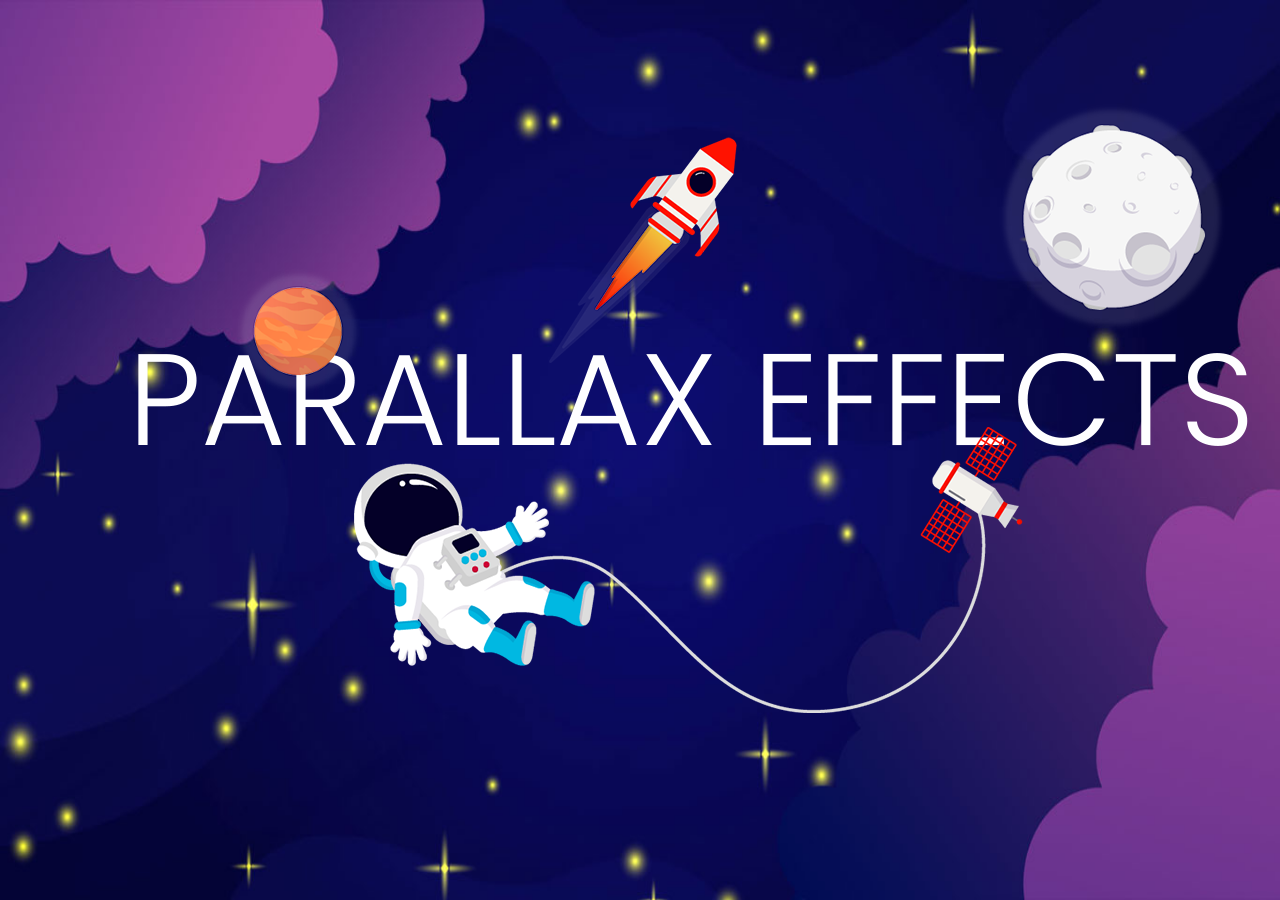
<file: Example-02/index.html>
<!doctype html>
<html>

<head>
	<meta charset="utf-8">
	<title>Parallax.js</title>
	<link rel="stylesheet" href="style.css">
	<script src="parallax.js"></script>
</head>

<body>
	<div class="container">
		<ul id="scene">
			<li class="layer" data-depth=".1"><img src="text.png"></li>
			<li class="layer" data-depth="1"><img src="planet1.png"></li>
			<li class="layer" data-depth="-1"><img src="planet2.png"></li>
			<li class="layer" data-depth="2"><img src="astronaut.png"></li>
			<li class="layer" data-depth="0.5"><img src="rocket.png"></li>
		</ul>
	</div>
	<script>
		var scene = document.getElementById('scene');
		var parallax = new Parallax(scene);
	</script>
</body>

</html>
</file>
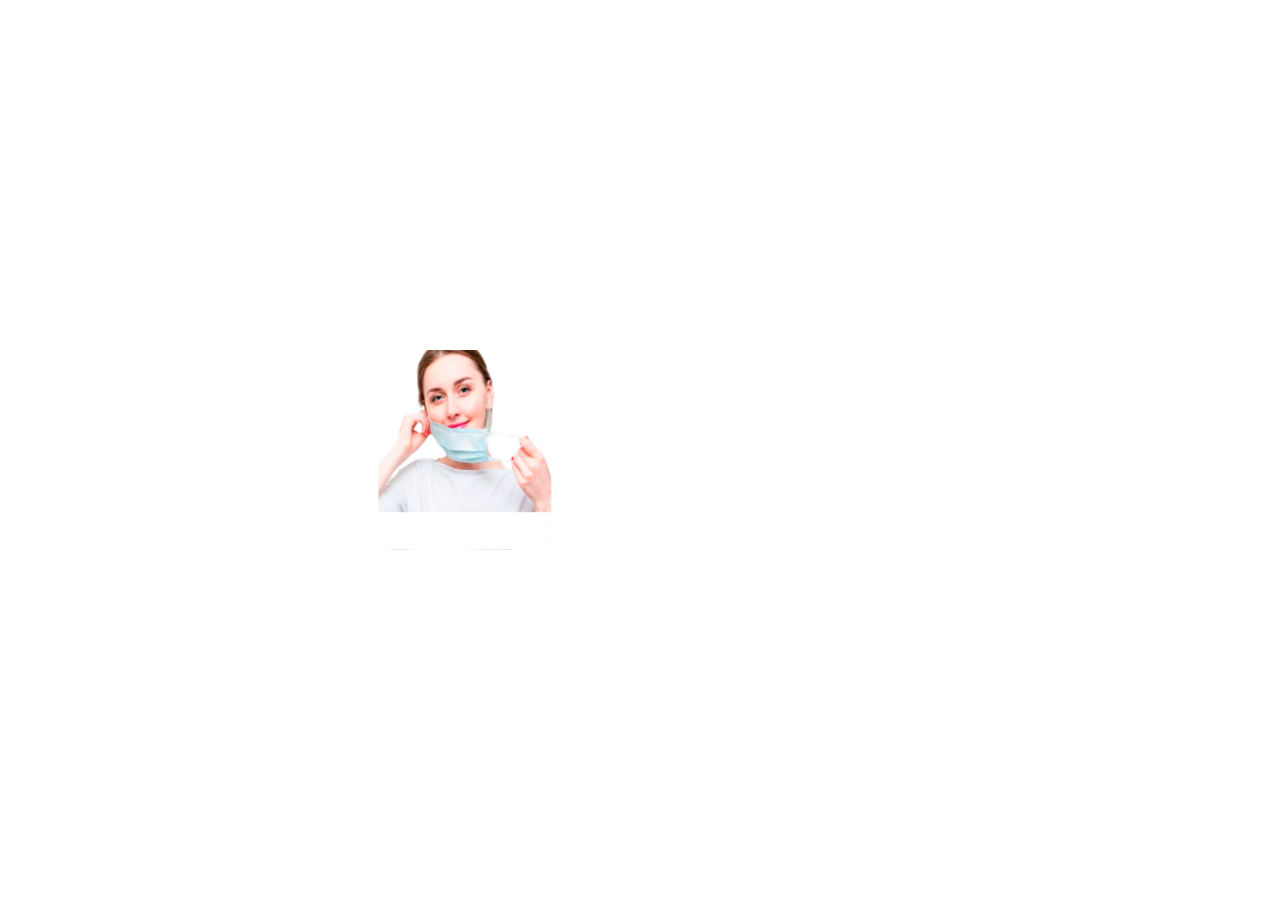
<file: SliderRotatorio/index.html>
<!DOCTYPE html>
<html lang="en">
<head>
    <meta charset="UTF-8">
    <meta name="viewport" content="width=device-width, initial-scale=1.0">
    <link rel="stylesheet" href="styles.css">
    <title>Document</title>
</head>
<body>
    <div class="slider">
        <span style="--i:1;"><img src="Imagenes/Imagen1.png" alt="1"></span>
        <span style="--i:2;"><img src="Imagenes/Imagen3.png" alt="2"></span>
        <span style="--i:3;"><img src="Imagenes/mascarillamodelo1.jpg" alt="3"></span>
    </div>
</body>
</html>
</file>
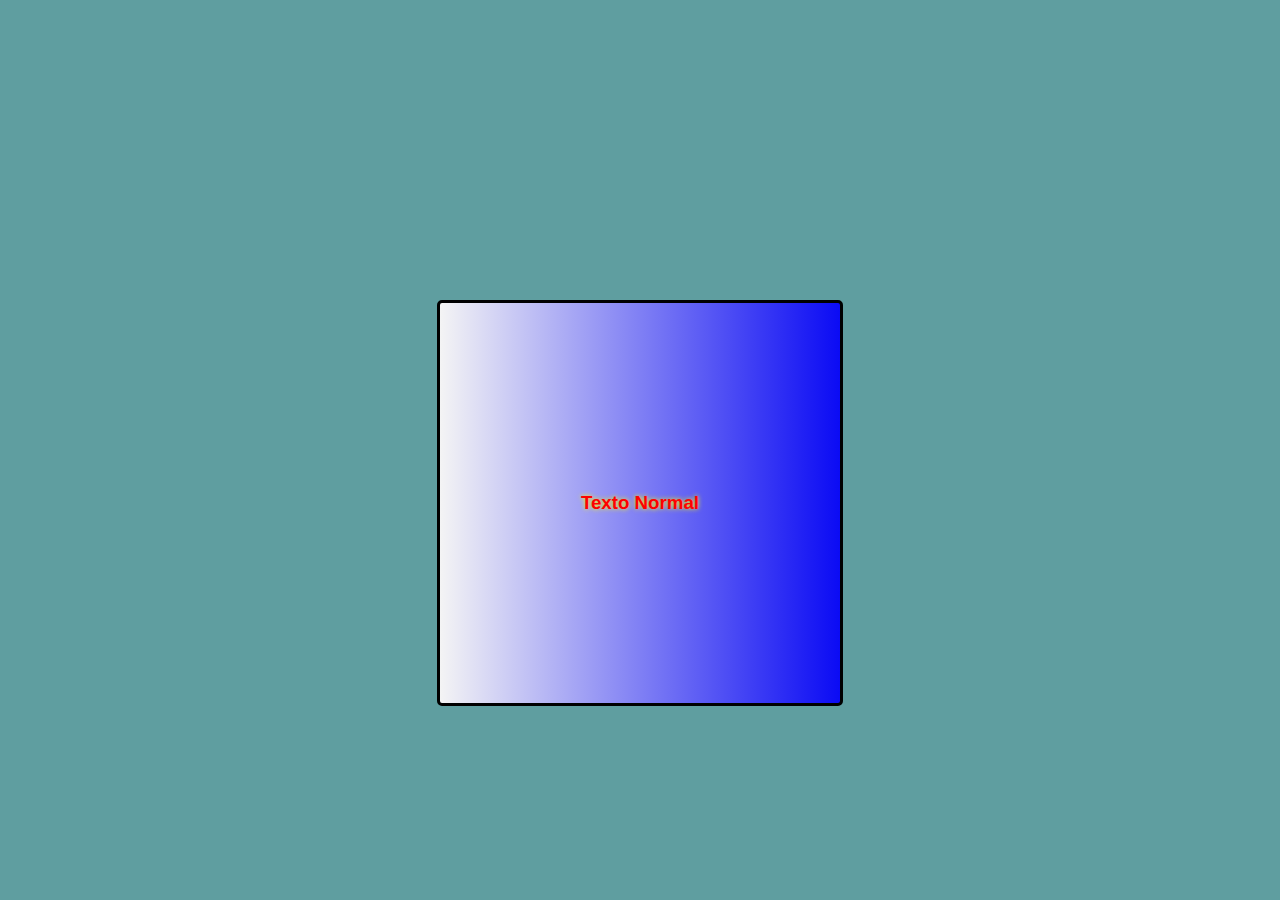
<file: Example-01/indice01.html>
<!DOCTYPE html>
<html lang="es">
    <head>
        <meta charset="utf-8">
        <meta name="viewport" content="width=device-width, user-scalable=no"/>
        <title> Colorines </title>
        <link rel="stylesheet" type="text/css" href="estilos01.css">
        <script src="jquery.js" type="text/javascript"></script>
        <script src="guion01.js" type="text/javascript"></script>
    </head>
    <body>

        <div id="colores">
            <h3> Texto Normal </h3>
        </div>        
        
    </body>
</html>
</file>
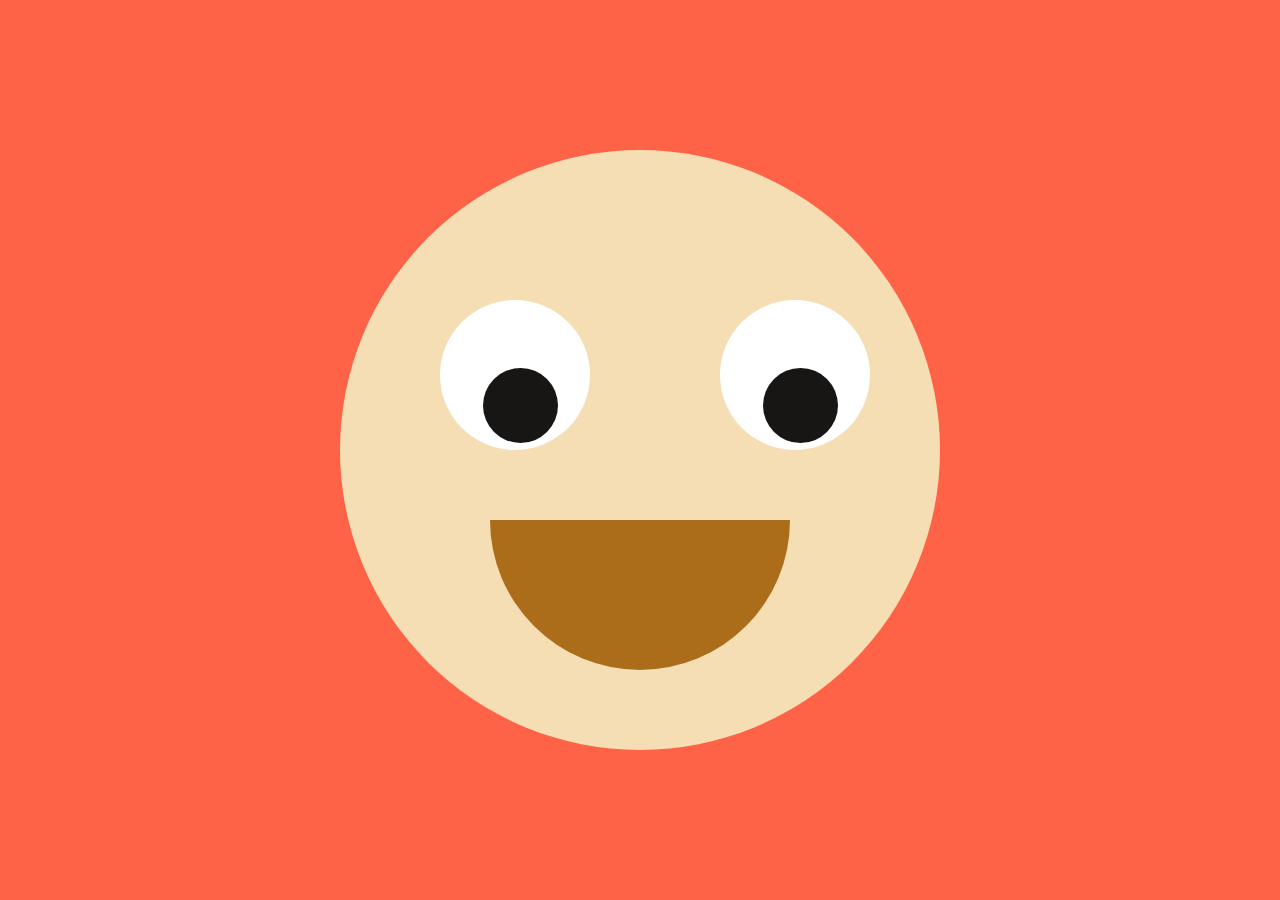
<file: Example-03-Eyes/indice03.html>
<!DOCTYPE html>
<html lang="en">
<head>
    <meta charset="UTF-8">
    <meta name="viewport" content="width=device-width, initial-scale=1.0">
    <title>Document</title>
    <link rel="stylesheet" type="text/css" href="estilos03.css">
</head>
<body id="cuerpo">
    <div class="cara" id="cara">
        <div class="ojo izquierdo">
            <div class="pupila" id="p-izquierda"></div>
        </div>
        <div class="ojo derecho">
            <div class="pupila" id="p-derecha"></div>
        </div>
        <div class="boca" id="boca"></div>
    </div>
    <script src="guion03.js" type="text/javascript"></script>
</body>
</html>
</file>
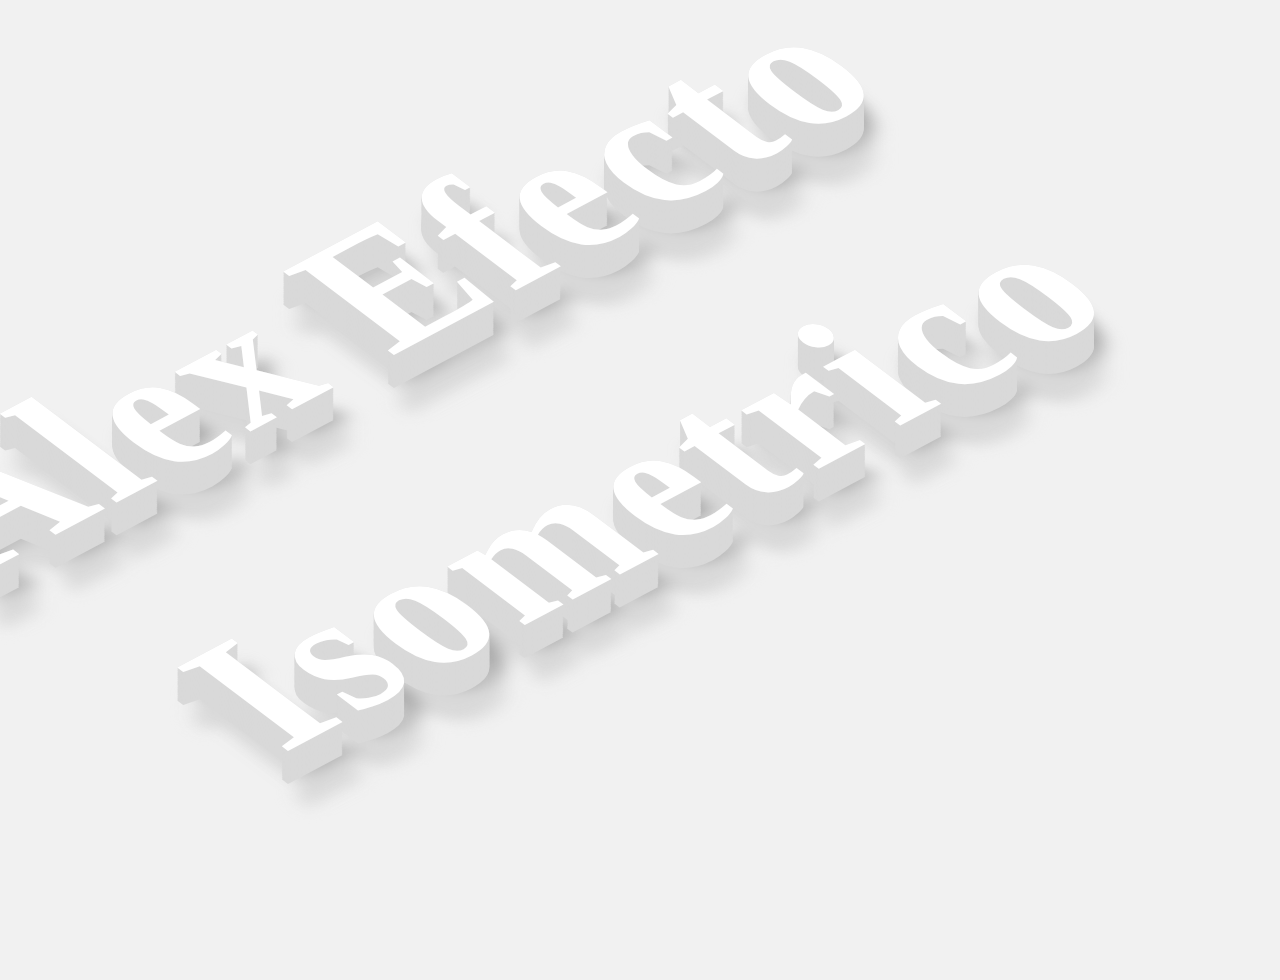
<file: Example-07/indice07.html>
<!DOCTYPE html>
<html lang="en">
<head>
    <meta charset="UTF-8">
    <meta name="viewport" content="width=device-width, initial-scale=1.0">
    <title>Document</title>
    <link rel="stylesheet" type="text/css" href="estilos07.css">
</head>
<body>
    <div id="texto" data-text="Alex Efecto Isometrico">Alex Efecto Isometrico</div>
    <script src="guion07.js" type="text/javascript"></script>
</body>
</html>
</file>
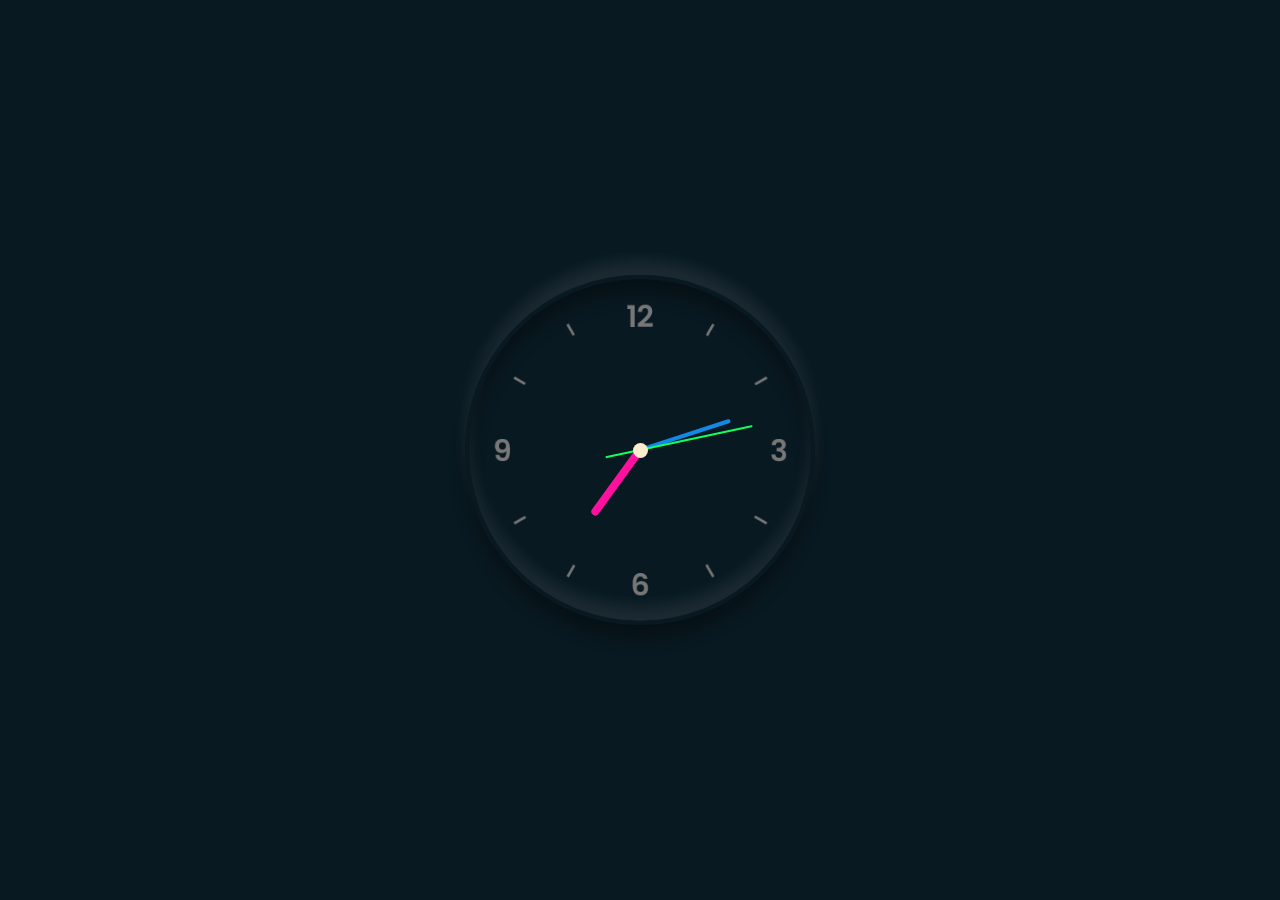
<file: Example-08-Reloj/indice08.html>
<!DOCTYPE html>
<html lang="es">
    <head>
        <meta charset="utf-8">
        <meta name="viewport" content="width=device-width, user-scalable=no"/>
        <title> Reloj </title>
        <link rel="stylesheet" type="text/css" href="estilos08.css">
        
    </head>
    <body >    
        <div id="datos">

        </div>
        <div class="reloj">
            <div class="horario">
                <div class="hora" id="hora"></div>
            </div>
            <div class="minutero">
                <div class="min" id="min"></div>
            </div>
            <div class="secundero">
                <div class="seg" id="seg"></div>
            </div>
        </div>
        <script src="guion08.js" type="text/javascript"></script>
    </body>
</html>
</file>
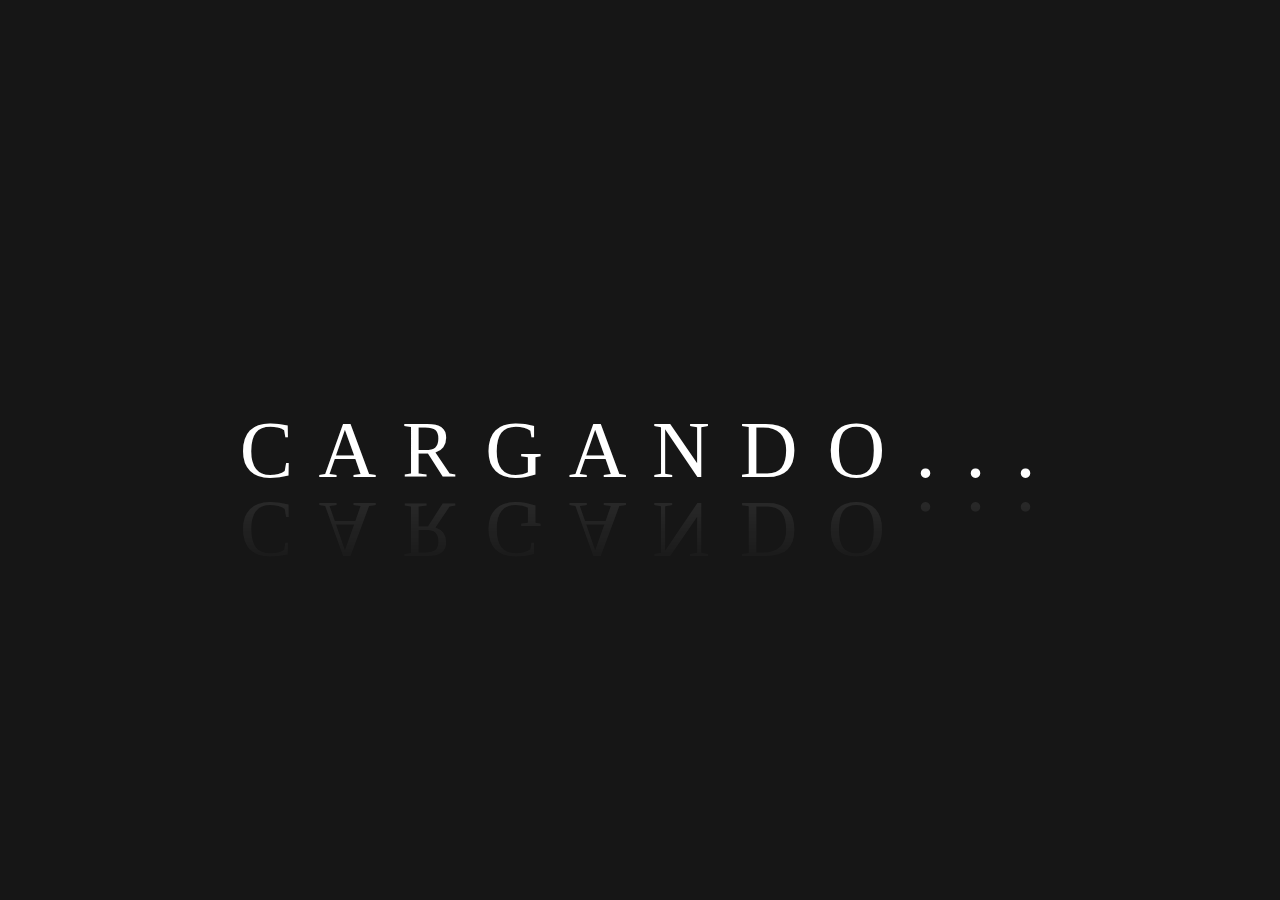
<file: Example-09-Loading/indice09.html>
<!DOCTYPE html>
<html lang="es">
    <head>
        <meta charset="utf-8">
        <meta name="viewport" content="width=device-width, user-scalable=no"/>
        <title>Loading</title>
        <link rel="stylesheet" type="text/css" href="estilos09.css">
       
    </head>
    <body>

        <div class="caja" data-text="Cargando...">
            <span style="--i:1;">C</span>
            <span style="--i:2;">A</span>
            <span style="--i:3;">R</span>
            <span style="--i:4;">G</span>
            <span style="--i:5;">A</span>
            <span style="--i:6;">N</span>
            <span style="--i:7;">D</span>
            <span style="--i:8;">O</span>
            <span style="--i:9;">.</span>
            <span style="--i:10;">.</span>
            <span style="--i:11;">.</span>
        </div>
        
    </body>
</html>
</file>
<file: Example-02/style.css>
body
{
	margin: 0;
	padding: 0;
}
.container
{
	background-size: 100% 100%;
	width: 100%;
	height: 100vh;
	overflow: hidden;
	
	background-attachment: fixed;
	background-repeat: no-repeat;
	background-image: url(background.jpg);
}
.mixBlnd
{
	background-blend-mode: screen;
}
</file>
<file: SliderRotatorio/styles.css>
*{
    margin: 0px;
    padding: 0px;
    box-sizing: border-box;
}

body{
    display: flex;
    justify-content: center;
    align-items: center;
    min-height: 100vh;
    background-color: #ffffff;
}

.slider{
    position: relative;
    width: 200px;
    height: 200px;
    transform-style: preserve-3d;
    animation: animate 20s linear infinite;
}

@keyframes animate{
    0%{
        transform: perspective(1000px) rotateY(0deg);
    }
    100%{
        transform: perspective(1000px) rotateY(360deg);
    }
}

.slider span{
    position: absolute;
    top: 0px;
    left: 0px;
    width: 100%;
    height: 100%;
    transform-origin: center;
    transform-style: preserve-3d;
    transform: rotateY(calc(var(--i) * 120deg)) translateX(350px);
}

.slider span img{
    position: absolute;
    top: 0px;
    left: 0px;
    width: 100%;
    height: 100%;
    object-fit: cover;  
    transform: rotateY(90deg);  
}
</file>
<file: Example-01/estilos01.css>
*{
    margin: 0px;
    padding: 0px;
}

body{
    background-color: cadetblue;
}

#colores{
    width: 400px;
    height: 400px;
    border: 3px solid black;
    border-radius: 5px;
    background: linear-gradient(to left, rgb(0,0,255), rgb(255,255,255));
    margin: 0px auto;
    margin-top: 300px;
}

#colores h3{
    text-align: center;
    line-height: 400px;
    font-family: 'Gill Sans', 'Gill Sans MT', Calibri, 'Trebuchet MS', sans-serif;
    color: red;
    text-shadow: 0px 0px 5px yellow;
}

/*
#colores {
    width: 50%;
    height: 50%;
    background-color: #FFFFFF;
    background-image: linear-gradient(to left, rgba(0,0,255,0) 0%, rgba(255,255,255,1) 100%);
    -webkit-animation: rainbow 18s ease infinite;
    animation: rainbow 18s ease infinite;
}
     
@keyframes rainbow {
    00.00% {background-color: #FF0000;}
    16.66% {background-color: #FFFF00;}
    33.33% {background-color: #00FF00;}
    49.99% {background-color: #00FFFF;}
    66.66% {background-color: #0000FF;}
    83.33% {background-color: #FF00FF;}
    99.99% {background-color: #FF0000;}
}*/
</file>
<file: Example-03-Eyes/estilos03.css>
*{
    margin: 0px;
    padding: 0px;
}

body{
    display: flex;
    justify-content: center;
    align-items: center;
    min-height: 100vh;
    background-color: tomato;
}

.cara{
    background-color: wheat;
    width: 600px;
    height: 600px;
    border-radius: 50%;
    color: black;
}

.ojo{
    position: relative;
    width: 150px;
    height: 150px;
    background-color: white;
    border-radius: 50%;
    left: 0px;
    top: 25px;
    display: flex;
    justify-content: center;
    align-items: center;
    transform: rotate(0deg);
}

.izquierdo{
    top: 150px;
    left: 100px;
}
.derecho{
    top: 0px;
    left: 380px;
}

.pupila{
   
    position: relative;
    width: 75px;
    height: 75px;
    background-color: rgb(24, 22, 21);
    border-radius: 50%;
    top: 30px;
    left: 5px;
    
}

.boca{
    position: relative;
    width: 300px;
    height: 150px;
    background-color: rgb(172, 109, 27);
    top: 70px;
    left: 150px;
    border-radius: 0px 0px  200px 200px;
    transition: 1s;
}
</file>
<file: Example-07/estilos07.css>
*{
    margin: 0px;
    padding: 0px;
    font-family: Georgia, 'Times New Roman', Times, serif;
}

body{ 
    text-align: center;
    display: flex;
    justify-content: center;
    align-items: center;
    width: 100%;
    height: 100vh;
    line-height: 300px;
    background-color: #f1f1f1;
}

#texto{    
    position: relative;   
    margin-top: -125px;
    margin-left: -250px;
    color: #ffffff;
    font-size: 12em;
    font-weight: bold;
    transform: rotate(-28deg) skew(25deg);
    letter-spacing: 8px;
}

#texto::before{
    position: absolute;
    content: attr(data-text);
    font-size: 190px;
    top: 30px;
    left: -30px;
    color: #85848498;
    filter: blur(8px);
    z-index: -1;
}
</file>
<file: Example-08-Reloj/estilos08.css>
*{
    margin: 0px;
    padding: 0px;
    box-sizing: border-box;
}

body{
    display: flex;
    justify-content: center;
    align-items: center;
    min-height: 100vh;
    background-color: #091921;
}

.reloj{   
    width: 350px;
    height: 350px;
    display: flex;
    justify-content: center;
    align-items: center;
    background: url(clock.png);
    background-size: cover;
    border: 4px solid #091922;
    border-radius: 50%;
    box-shadow: 0 -15px 15px rgba(255,255,255,0.08), inset 0 -15px 15px rgba(255,255,255,0.08), 0 15px 15px rgba(0,0,0,0.3), inset 0 15px 15px rgba(0,0,0,0.3) ;
    
}

.reloj::before{
    content: '';
    position: absolute;
    background-color: blanchedalmond;
    border-radius: 50%;
    width: 15px;
    height: 15px;
    z-index: 100;
}

.reloj .horario,
.reloj .minutero,
.reloj .secundero{
    position: absolute;
}

.reloj .horario,
.hora{
    width: 160px;
    height: 160px;
}

.reloj .minutero,
.min{
    width: 190px;
    height: 190px;
}

.reloj .secundero,
.seg{
    width: 230px;
    height: 230px;
}

.hora,
.min,
.seg{
    display: flex;
    justify-content: center;
    position: relative;
    border-radius: 50%;
}

.hora::before{
    content: '';
    position: absolute;
    width: 8px;
    height: 80px;
    background-color: #ff109e;
    z-index: 3;
    border-radius: 6px 6px 0px 0px;
}

.min::before{
    content: '';
    position: absolute;
    width: 4px;
    height: 90px;
    background-color: #1488e6;
    z-index: 3;
    border-radius: 6px 6px 0px 0px;
}

.seg::before{
    content: '';
    position: absolute;
    width: 2px;
    height: 150px;
    background-color: #10ff60;
    z-index: 3;
    border-radius: 6px 6px 0px 0px;
}

#datos{
    color: greenyellow;
    position: absolute;
    top: 0px;
    left: 0px;
    font-size: 20px;
}
</file>
<file: Example-09-Loading/estilos09.css>
*{
    margin: 0px;
    padding: 0px;
    font-family: Georgia, 'Times New Roman', Times, serif;
}

body{
    background-color: rgb(22, 22, 22);
    display: flex;
    justify-content: center;
    align-items: center;
    min-height: 100vh;    
}

.caja{
    color: white;
    font-size: 80px;
    letter-spacing: 5px;
    -webkit-box-reflect: below -12px linear-gradient(transparent, rgba(0,0,0,0.1));
}

.caja span{
    position: relative;    
    animation: wavy 2s ease-in-out infinite ;   
    animation-delay: calc(0.1s * var(--i)); 
}

@keyframes wavy{
    0%{
        top: 0px;
        left: 0px;
    }
    50%{
        top: -40px;
        left: 20px;
    }
    100%{
        top: 0px;
        left: 0px;
    }
}
</file>
